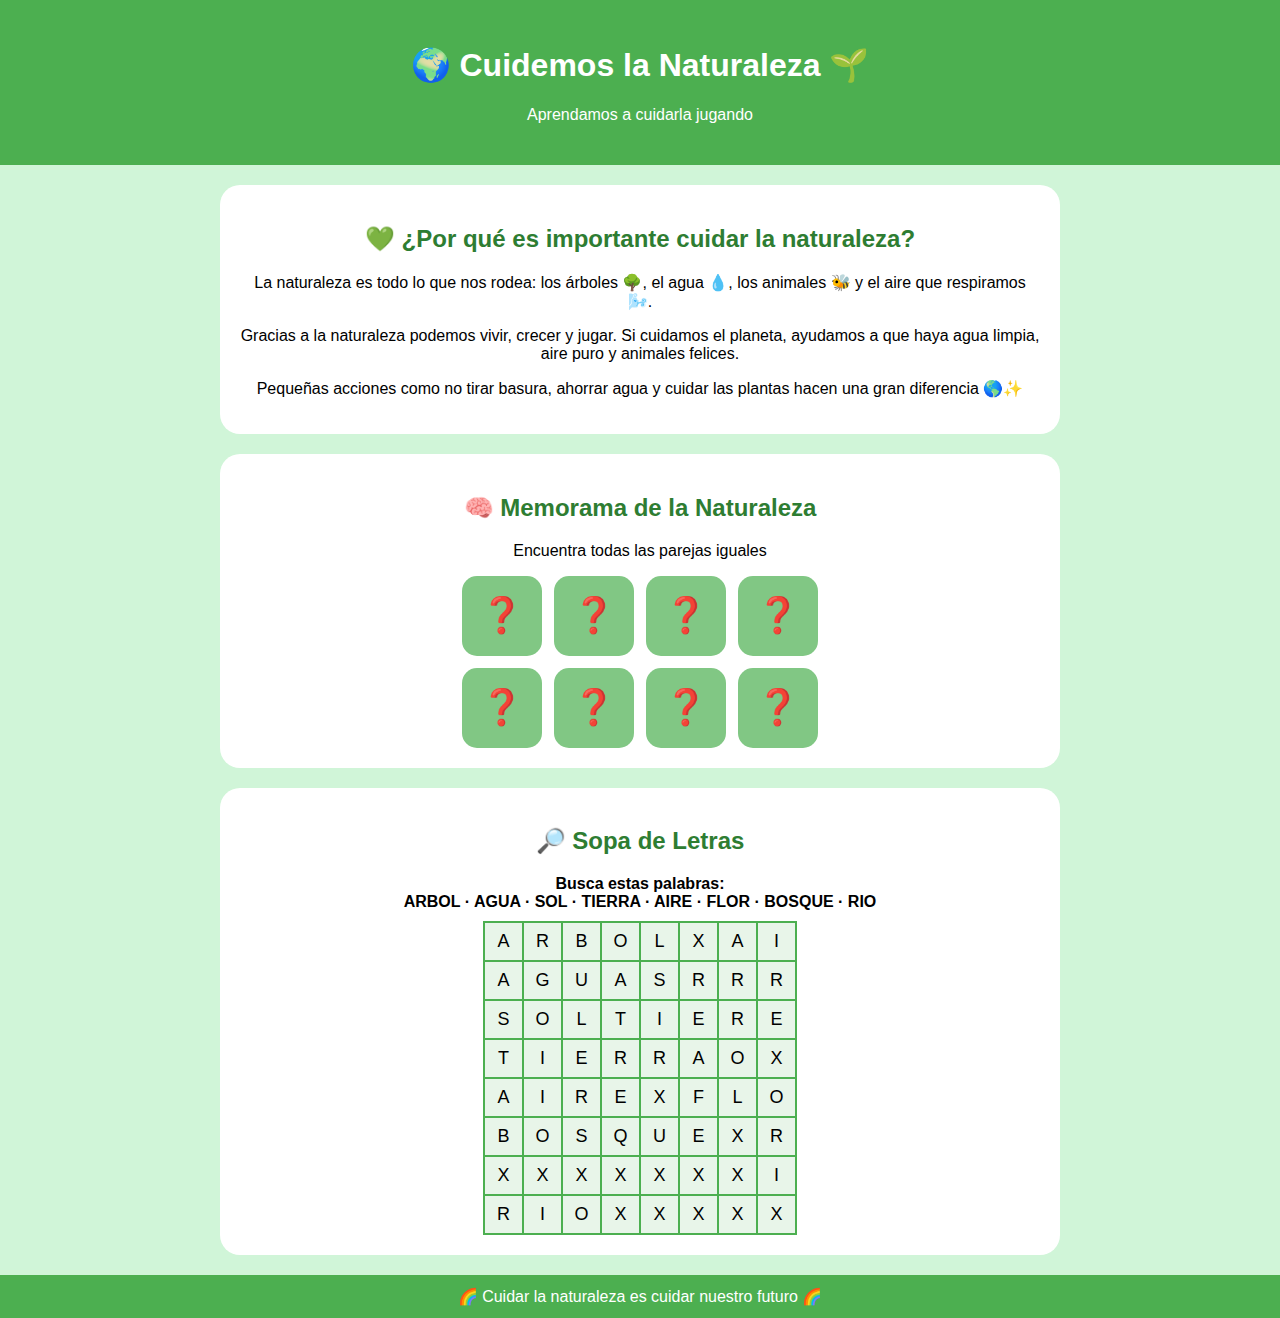
<file: naturalez.html>
<!DOCTYPE html>
<html lang="es">
<head>
<meta charset="UTF-8">
<title>Cuidemos la Naturaleza</title>

<style>
body{
    font-family: Comic Sans MS, Arial;
    background-color: #d0f5d8;
    text-align: center;
    margin: 0;
}

header{
    background-color: #4CAF50;
    color: white;
    padding: 25px;
}

section{
    background: white;
    margin: 20px auto;
    padding: 20px;
    width: 85%;
    max-width: 800px;
    border-radius: 20px;
}

h2{
    color: #2e7d32;
}

.memorama{
    display: grid;
    grid-template-columns: repeat(4, 80px);
    gap: 12px;
    justify-content: center;
}

.carta{
    width: 80px;
    height: 80px;
    background-color: #81c784;
    border-radius: 15px;
    font-size: 35px;
    cursor: pointer;
    display: flex;
    align-items: center;
    justify-content: center;
}

table{
    margin: auto;
    border-collapse: collapse;
}

td{
    width: 35px;
    height: 35px;
    border: 2px solid #4CAF50;
    font-size: 18px;
    cursor: pointer;
    background-color: #e8f5e9;
}

.lista{
    font-weight: bold;
    margin-bottom: 10px;
}

footer{
    background-color: #4CAF50;
    color: white;
    padding: 12px;
}
</style>
</head>

<body>

<header>
    <h1>🌍 Cuidemos la Naturaleza 🌱</h1>
    <p>Aprendamos a cuidarla jugando</p>
</header>

<section>
    <h2>💚 ¿Por qué es importante cuidar la naturaleza?</h2>
    <p>
        La naturaleza es todo lo que nos rodea: los árboles 🌳, el agua 💧, los animales 🐝
        y el aire que respiramos 🌬️.
    </p>
    <p>
        Gracias a la naturaleza podemos vivir, crecer y jugar.  
        Si cuidamos el planeta, ayudamos a que haya agua limpia, aire puro
        y animales felices.
    </p>
    <p>
        Pequeñas acciones como no tirar basura, ahorrar agua y cuidar las plantas
        hacen una gran diferencia 🌎✨
    </p>
</section>

<section>
    <h2>🧠 Memorama de la Naturaleza</h2>
    <p>Encuentra todas las parejas iguales</p>
    <div class="memorama" id="memorama"></div>
</section>

<section>
    <h2>🔎 Sopa de Letras</h2>
    <p class="lista">
        Busca estas palabras:<br>
        ARBOL · AGUA · SOL · TIERRA · AIRE · FLOR · BOSQUE · RIO
    </p>
    <table id="sopa"></table>
</section>

<footer>
    🌈 Cuidar la naturaleza es cuidar nuestro futuro 🌈
</footer>

<script>
/* ===== MEMORAMA ===== */
const iconos = ["🌳","🌳","💧","💧","☀️","☀️","🐝","🐝"];
let primera = null;
let bloqueo = false;
let parejas = 0;

iconos.sort(() => Math.random() - 0.5);

const memorama = document.getElementById("memorama");

iconos.forEach(icono => {
    const carta = document.createElement("div");
    carta.className = "carta";
    carta.textContent = "❓";
    carta.dataset.valor = icono;

    carta.onclick = () => {
        if(bloqueo || carta.textContent !== "❓") return;

        carta.textContent = icono;

        if(!primera){
            primera = carta;
        } else {
            if(primera.dataset.valor !== icono){
                bloqueo = true;
                setTimeout(() => {
                    primera.textContent = "❓";
                    carta.textContent = "❓";
                    primera = null;
                    bloqueo = false;
                }, 700);
            } else {
                parejas++;
                primera = null;
                if(parejas === iconos.length / 2){
                    alert("🎉 ¡Ganaste el memorama!");
                }
            }
        }
    };

    memorama.appendChild(carta);
});

/* ===== SOPA DE LETRAS ===== */
const palabras = ["ARBOL","AGUA","SOL","TIERRA","AIRE","FLOR","BOSQUE","RIO"];

const letras = [
    ["A","R","B","O","L","X","A","I"],
    ["A","G","U","A","S","R","R","R"],
    ["S","O","L","T","I","E","R","E"],
    ["T","I","E","R","R","A","O","X"],
    ["A","I","R","E","X","F","L","O"],
    ["B","O","S","Q","U","E","X","R"],
    ["X","X","X","X","X","X","X","I"],
    ["R","I","O","X","X","X","X","X"]
];

const sopa = document.getElementById("sopa");
let seleccion = "";
let celdas = [];

letras.forEach(fila => {
    const tr = document.createElement("tr");

    fila.forEach(letra => {
        const td = document.createElement("td");
        td.textContent = letra;

        td.onclick = () => {
            td.style.backgroundColor = "#81c784";
            seleccion += letra;
            celdas.push(td);

            if(palabras.includes(seleccion)){
                celdas.forEach(c => {
                    c.style.backgroundColor = "#4CAF50";
                    c.style.color = "white";
                });
                alert("✅ ¡Encontraste " + seleccion + "!");
                seleccion = "";
                celdas = [];
            }

            if(seleccion.length > 10){
                celdas.forEach(c => c.style.backgroundColor = "#e8f5e9");
                seleccion = "";
                celdas = [];
            }
        };

        tr.appendChild(td);
    });

    sopa.appendChild(tr);
});
</script>

</body>
</html>
</file>
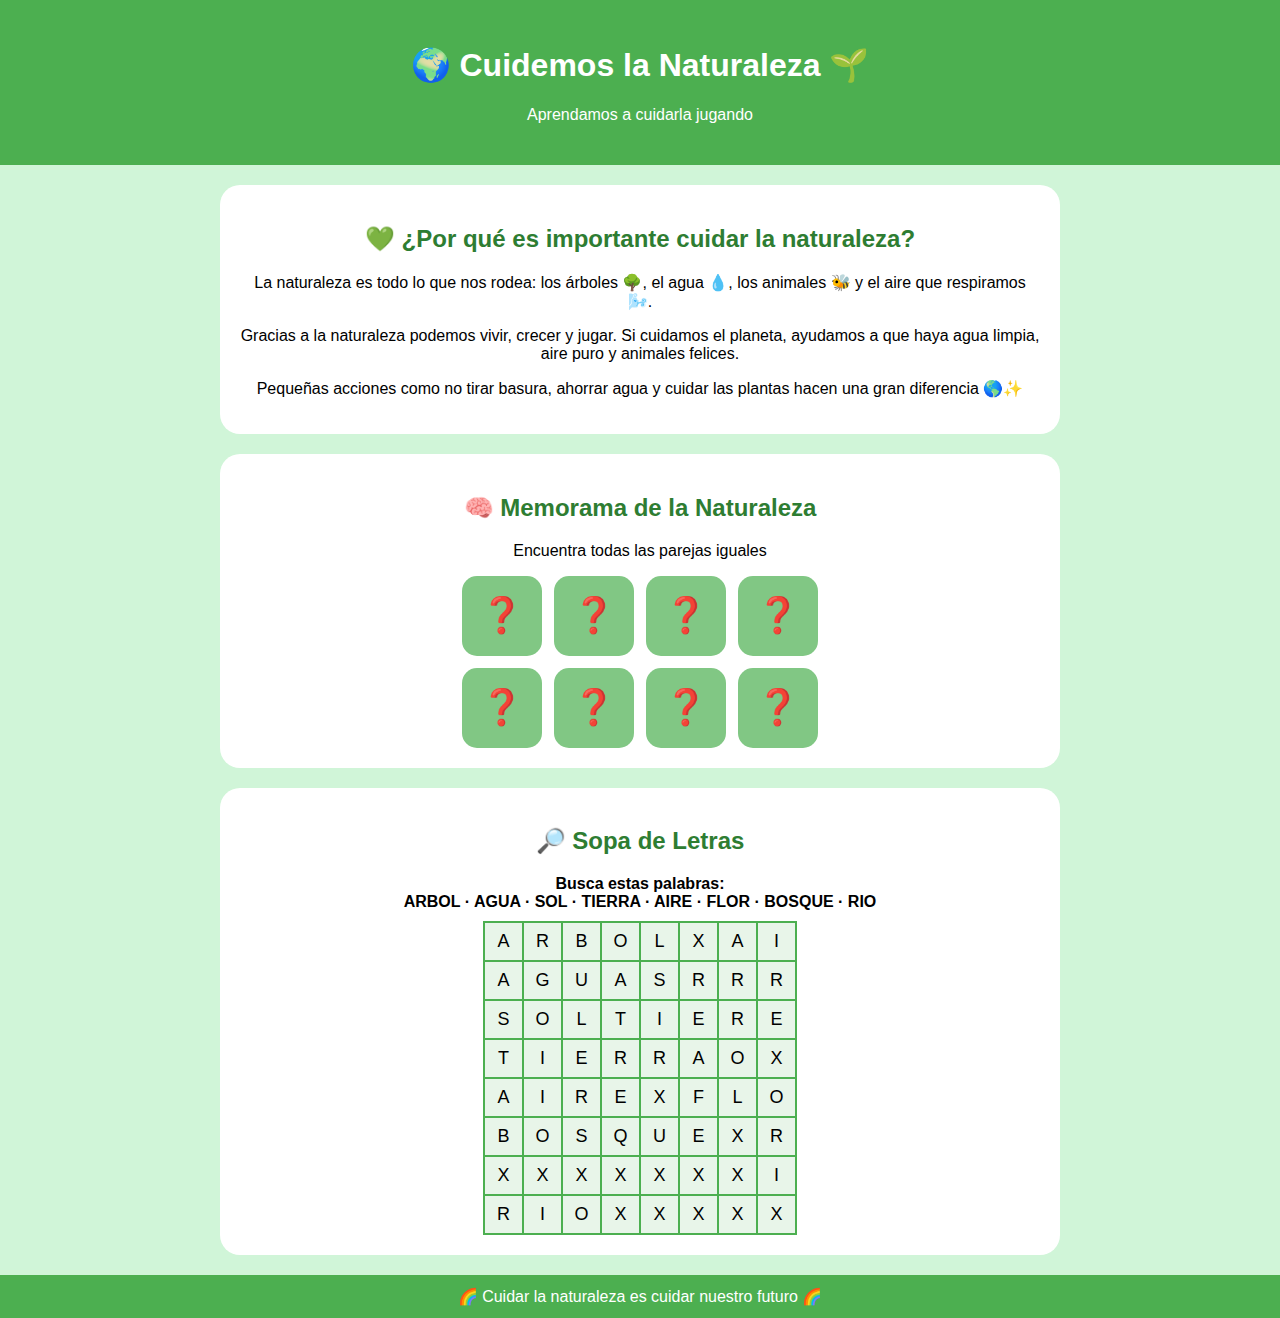
<file: naturaleza/naturalez.html>
<!DOCTYPE html>
<html lang="es">
<head>
<meta charset="UTF-8">
<title>Cuidemos la Naturaleza</title>

<style>
body{
    font-family: Comic Sans MS, Arial;
    background-color: #d0f5d8;
    text-align: center;
    margin: 0;
}

header{
    background-color: #4CAF50;
    color: white;
    padding: 25px;
}

section{
    background: white;
    margin: 20px auto;
    padding: 20px;
    width: 85%;
    max-width: 800px;
    border-radius: 20px;
}

h2{
    color: #2e7d32;
}

.memorama{
    display: grid;
    grid-template-columns: repeat(4, 80px);
    gap: 12px;
    justify-content: center;
}

.carta{
    width: 80px;
    height: 80px;
    background-color: #81c784;
    border-radius: 15px;
    font-size: 35px;
    cursor: pointer;
    display: flex;
    align-items: center;
    justify-content: center;
}

table{
    margin: auto;
    border-collapse: collapse;
}

td{
    width: 35px;
    height: 35px;
    border: 2px solid #4CAF50;
    font-size: 18px;
    cursor: pointer;
    background-color: #e8f5e9;
}

.lista{
    font-weight: bold;
    margin-bottom: 10px;
}

footer{
    background-color: #4CAF50;
    color: white;
    padding: 12px;
}
</style>
</head>

<body>

<header>
    <h1>🌍 Cuidemos la Naturaleza 🌱</h1>
    <p>Aprendamos a cuidarla jugando</p>
</header>

<section>
    <h2>💚 ¿Por qué es importante cuidar la naturaleza?</h2>
    <p>
        La naturaleza es todo lo que nos rodea: los árboles 🌳, el agua 💧, los animales 🐝
        y el aire que respiramos 🌬️.
    </p>
    <p>
        Gracias a la naturaleza podemos vivir, crecer y jugar.  
        Si cuidamos el planeta, ayudamos a que haya agua limpia, aire puro
        y animales felices.
    </p>
    <p>
        Pequeñas acciones como no tirar basura, ahorrar agua y cuidar las plantas
        hacen una gran diferencia 🌎✨
    </p>
</section>

<section>
    <h2>🧠 Memorama de la Naturaleza</h2>
    <p>Encuentra todas las parejas iguales</p>
    <div class="memorama" id="memorama"></div>
</section>

<section>
    <h2>🔎 Sopa de Letras</h2>
    <p class="lista">
        Busca estas palabras:<br>
        ARBOL · AGUA · SOL · TIERRA · AIRE · FLOR · BOSQUE · RIO
    </p>
    <table id="sopa"></table>
</section>

<footer>
    🌈 Cuidar la naturaleza es cuidar nuestro futuro 🌈
</footer>

<script>
/* ===== MEMORAMA ===== */
const iconos = ["🌳","🌳","💧","💧","☀️","☀️","🐝","🐝"];
let primera = null;
let bloqueo = false;
let parejas = 0;

iconos.sort(() => Math.random() - 0.5);

const memorama = document.getElementById("memorama");

iconos.forEach(icono => {
    const carta = document.createElement("div");
    carta.className = "carta";
    carta.textContent = "❓";
    carta.dataset.valor = icono;

    carta.onclick = () => {
        if(bloqueo || carta.textContent !== "❓") return;

        carta.textContent = icono;

        if(!primera){
            primera = carta;
        } else {
            if(primera.dataset.valor !== icono){
                bloqueo = true;
                setTimeout(() => {
                    primera.textContent = "❓";
                    carta.textContent = "❓";
                    primera = null;
                    bloqueo = false;
                }, 700);
            } else {
                parejas++;
                primera = null;
                if(parejas === iconos.length / 2){
                    alert("🎉 ¡Ganaste el memorama!");
                }
            }
        }
    };

    memorama.appendChild(carta);
});

/* ===== SOPA DE LETRAS ===== */
const palabras = ["ARBOL","AGUA","SOL","TIERRA","AIRE","FLOR","BOSQUE","RIO"];

const letras = [
    ["A","R","B","O","L","X","A","I"],
    ["A","G","U","A","S","R","R","R"],
    ["S","O","L","T","I","E","R","E"],
    ["T","I","E","R","R","A","O","X"],
    ["A","I","R","E","X","F","L","O"],
    ["B","O","S","Q","U","E","X","R"],
    ["X","X","X","X","X","X","X","I"],
    ["R","I","O","X","X","X","X","X"]
];

const sopa = document.getElementById("sopa");
let seleccion = "";
let celdas = [];

letras.forEach(fila => {
    const tr = document.createElement("tr");

    fila.forEach(letra => {
        const td = document.createElement("td");
        td.textContent = letra;

        td.onclick = () => {
            td.style.backgroundColor = "#81c784";
            seleccion += letra;
            celdas.push(td);

            if(palabras.includes(seleccion)){
                celdas.forEach(c => {
                    c.style.backgroundColor = "#4CAF50";
                    c.style.color = "white";
                });
                alert("✅ ¡Encontraste " + seleccion + "!");
                seleccion = "";
                celdas = [];
            }

            if(seleccion.length > 10){
                celdas.forEach(c => c.style.backgroundColor = "#e8f5e9");
                seleccion = "";
                celdas = [];
            }
        };

        tr.appendChild(td);
    });

    sopa.appendChild(tr);
});
</script>

</body>
</html>
</file>
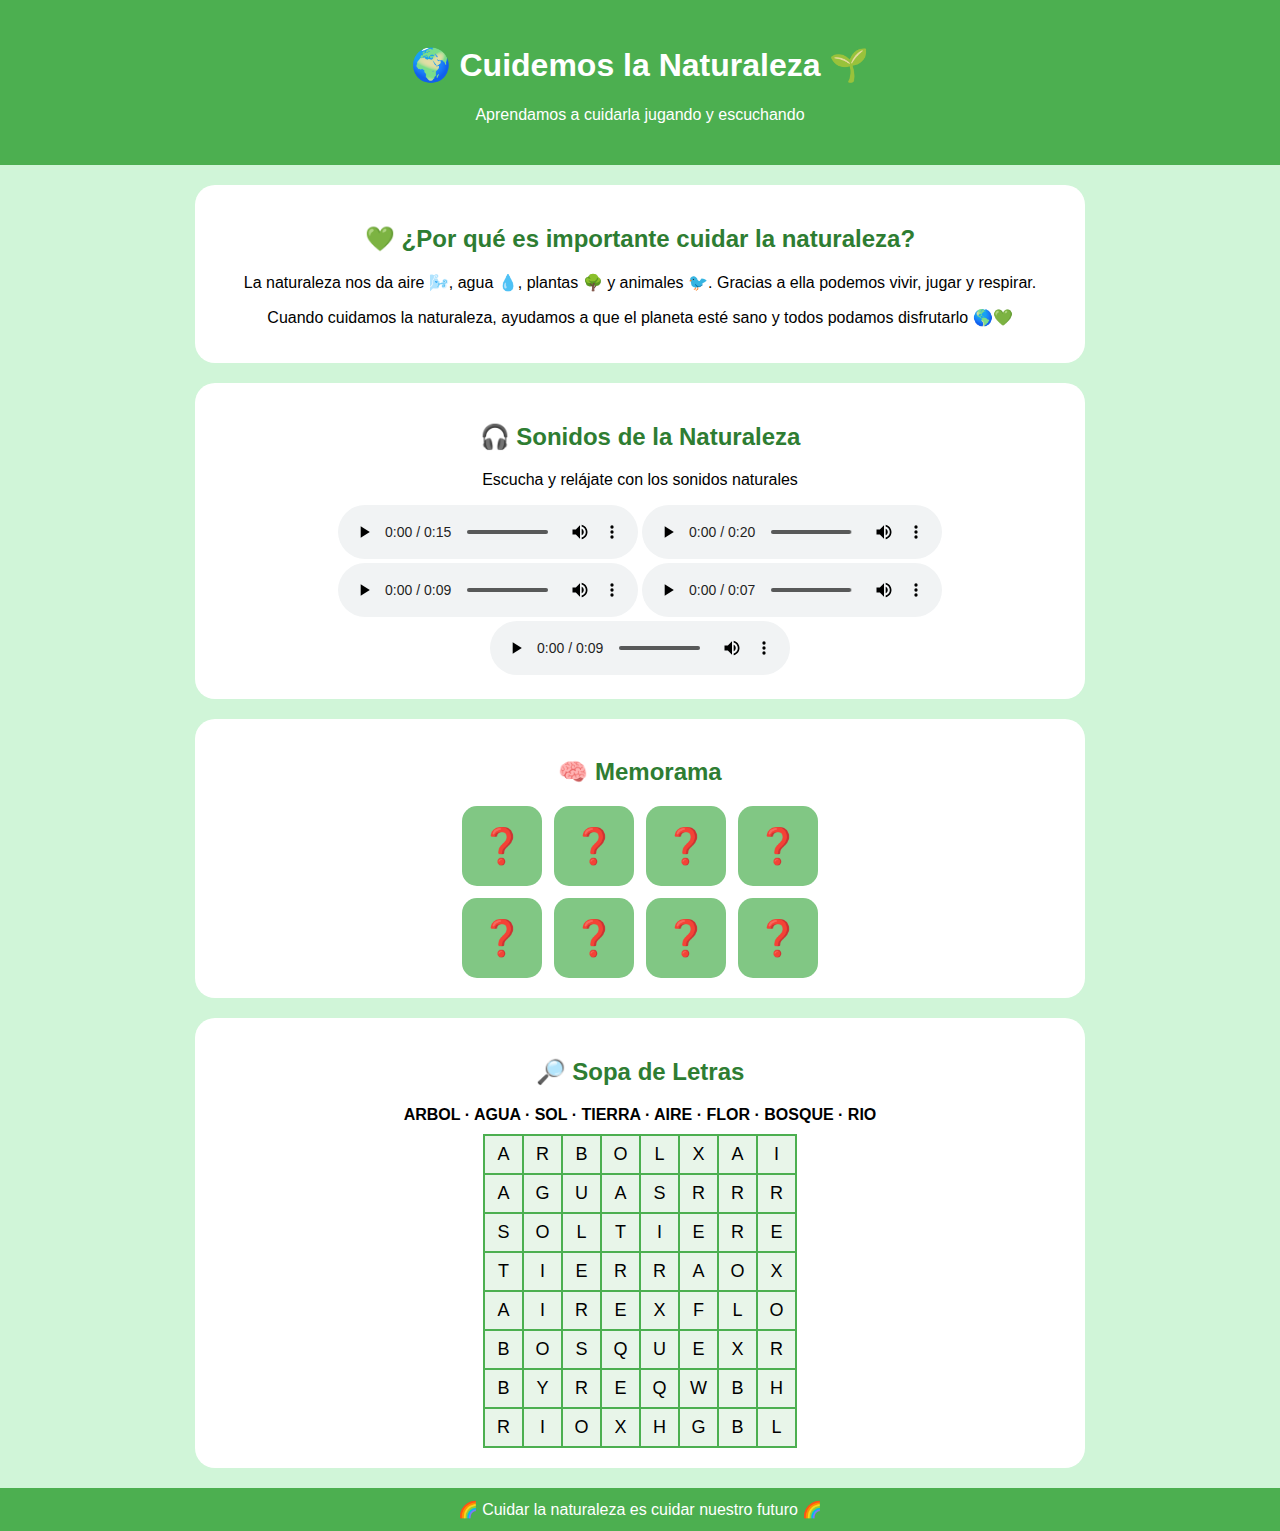
<file: naturaleza/naturaleza.html>
<!DOCTYPE html>
<html lang="es">
<head>
<meta charset="UTF-8">
<title>Cuidemos la Naturaleza</title>

<style>
body{
    font-family: Comic Sans MS, Arial;
    background-color: #d0f5d8;
    text-align: center;
    margin: 0;
}

header{
    background-color: #4CAF50;
    color: white;
    padding: 25px;
}

section{
    background: white;
    margin: 20px auto;
    padding: 20px;
    width: 85%;
    max-width: 850px;
    border-radius: 20px;
}

h2{
    color: #2e7d32;
}

.memorama{
    display: grid;
    grid-template-columns: repeat(4, 80px);
    gap: 12px;
    justify-content: center;
}

.carta{
    width: 80px;
    height: 80px;
    background-color: #81c784;
    border-radius: 15px;
    font-size: 35px;
    cursor: pointer;
    display: flex;
    align-items: center;
    justify-content: center;
}

table{
    margin: auto;
    border-collapse: collapse;
}

td{
    width: 35px;
    height: 35px;
    border: 2px solid #4CAF50;
    font-size: 18px;
    cursor: pointer;
    background-color: #e8f5e9;
}

.lista{
    font-weight: bold;
    margin-bottom: 10px;
}

.sonidos{
    display: grid;
    grid-template-columns: repeat(auto-fit, minmax(140px, 1fr));
    gap: 15px;
    margin-top: 15px;
}

.sonido-btn{
    background-color: #81c784;
    border: none;
    border-radius: 15px;
    padding: 15px;
    font-size: 16px;
    cursor: pointer;
}

.sonido-btn:hover{
    background-color: #66bb6a;
}

footer{
    background-color: #4CAF50;
    color: white;
    padding: 12px;
}
</style>
</head>

<body>

<header>
    <h1>🌍 Cuidemos la Naturaleza 🌱</h1>
    <p>Aprendamos a cuidarla jugando y escuchando</p>
</header>

<section>
    <h2>💚 ¿Por qué es importante cuidar la naturaleza?</h2>
    <p>
        La naturaleza nos da aire 🌬️, agua 💧, plantas 🌳 y animales 🐦.
        Gracias a ella podemos vivir, jugar y respirar.
    </p>
    <p>
        Cuando cuidamos la naturaleza, ayudamos a que el planeta esté sano
        y todos podamos disfrutarlo 🌎💚
    </p>
</section>

<section>
    <h2>🎧 Sonidos de la Naturaleza</h2>
    <p>Escucha y relájate con los sonidos naturales</p>


    <audio id="lluvia" src="audio4.mp3" controls></audio>
    <audio id="viento" src="audio2.mp3" controls></audio>
    <audio id="pajaros" src="audio3.mp3" controls></audio>
    <audio id="insectos" src="audio1.mp3" controls></audio>
    <audio id="hojas" src="audio5.mp3"controls></audio>
</section>

<section>
    <h2>🧠 Memorama</h2>
    <div class="memorama" id="memorama"></div>
</section>

<section>
    <h2>🔎 Sopa de Letras</h2>
    <p class="lista">
        ARBOL · AGUA · SOL · TIERRA · AIRE · FLOR · BOSQUE · RIO
    </p>
    <table id="sopa"></table>
</section>

<footer>
    🌈 Cuidar la naturaleza es cuidar nuestro futuro 🌈
</footer>

<script>
/* ===== SONIDOS ===== */
function reproducir(id){
    document.querySelectorAll("audio").forEach(a => {
        a.pause();
        a.currentTime = 0;
    });
    document.getElementById(id).play();
}

/* ===== MEMORAMA ===== */
const iconos = ["🌳","🌳","💧","💧","☀️","☀️","🐝","🐝"];
let primera = null, bloqueo = false, parejas = 0;

iconos.sort(() => Math.random() - 0.5);
const memorama = document.getElementById("memorama");

iconos.forEach(icono => {
    const carta = document.createElement("div");
    carta.className = "carta";
    carta.textContent = "❓";
    carta.dataset.valor = icono;

    carta.onclick = () => {
        if(bloqueo || carta.textContent !== "❓") return;
        carta.textContent = icono;

        if(!primera){
            primera = carta;
        } else {
            if(primera.dataset.valor !== icono){
                bloqueo = true;
                setTimeout(() => {
                    primera.textContent = "❓";
                    carta.textContent = "❓";
                    primera = null;
                    bloqueo = false;
                }, 700);
            } else {
                parejas++;
                primera = null;
                if(parejas === iconos.length / 2){
                    alert("🎉 ¡Ganaste el memorama!");
                }
            }
        }
    };
    memorama.appendChild(carta);
});

/* ===== SOPA DE LETRAS ===== */
const palabras = ["ARBOL","AGUA","SOL","TIERRA","AIRE","FLOR","BOSQUE","RIO"];
const letras = [
    ["A","R","B","O","L","X","A","I"],
    ["A","G","U","A","S","R","R","R"],
    ["S","O","L","T","I","E","R","E"],
    ["T","I","E","R","R","A","O","X"],
    ["A","I","R","E","X","F","L","O"],
    ["B","O","S","Q","U","E","X","R"],
    ["B","Y","R","E","Q","W","B","H"],
    ["R","I","O","X","H","G","B","L"]
];

const sopa = document.getElementById("sopa");
let seleccion = "", celdas = [];

letras.forEach(fila => {
    const tr = document.createElement("tr");
    fila.forEach(letra => {
        const td = document.createElement("td");
        td.textContent = letra;
        td.onclick = () => {
            td.style.backgroundColor = "#81c784";
            seleccion += letra;
            celdas.push(td);

            if(palabras.includes(seleccion)){
                celdas.forEach(c => {
                    c.style.backgroundColor = "#4CAF50";
                    c.style.color = "white";
                });
                alert("✅ Encontraste " + seleccion);
                seleccion = "";
                celdas = [];
            }

            if(seleccion.length > 10){
                celdas.forEach(c => c.style.backgroundColor = "#e8f5e9");
                seleccion = "";
                celdas = [];
            }
        };
        tr.appendChild(td);
    });
    sopa.appendChild(tr);
});
</script>

</body>
</html>
</file>
